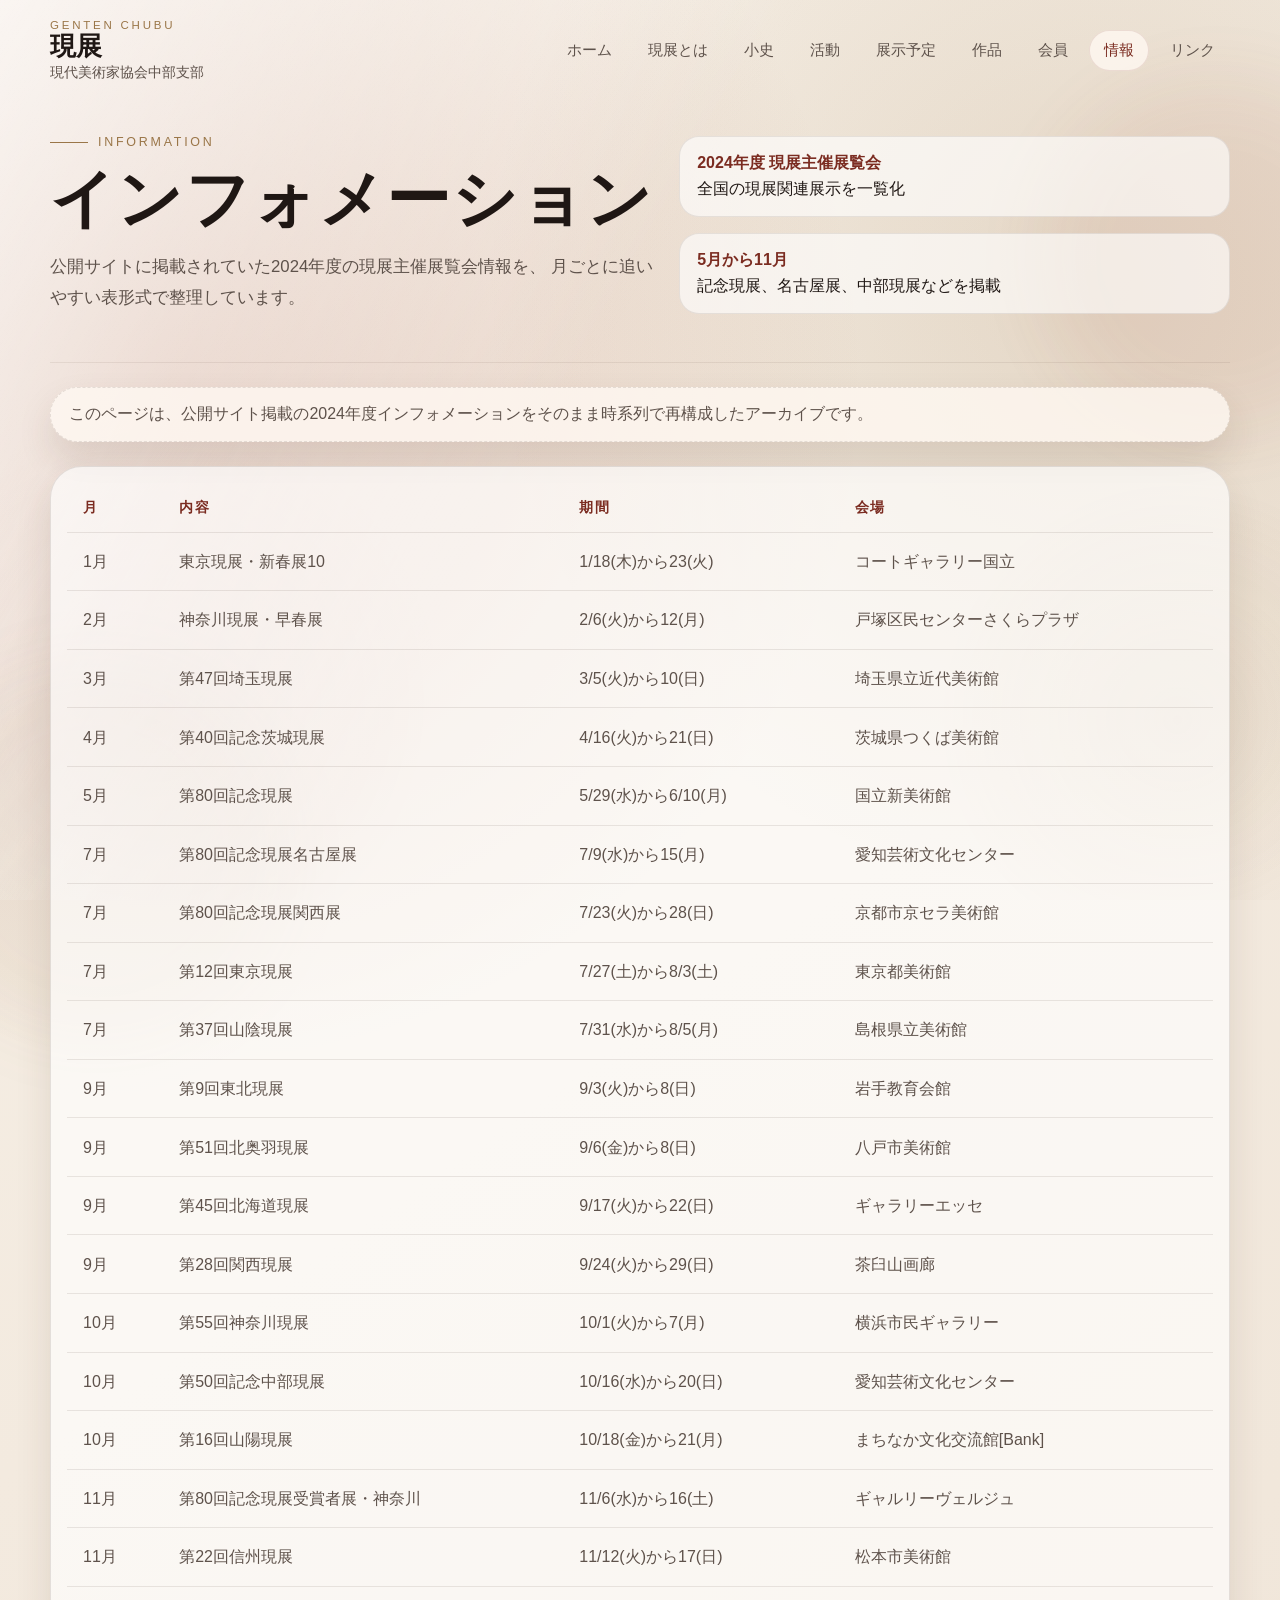
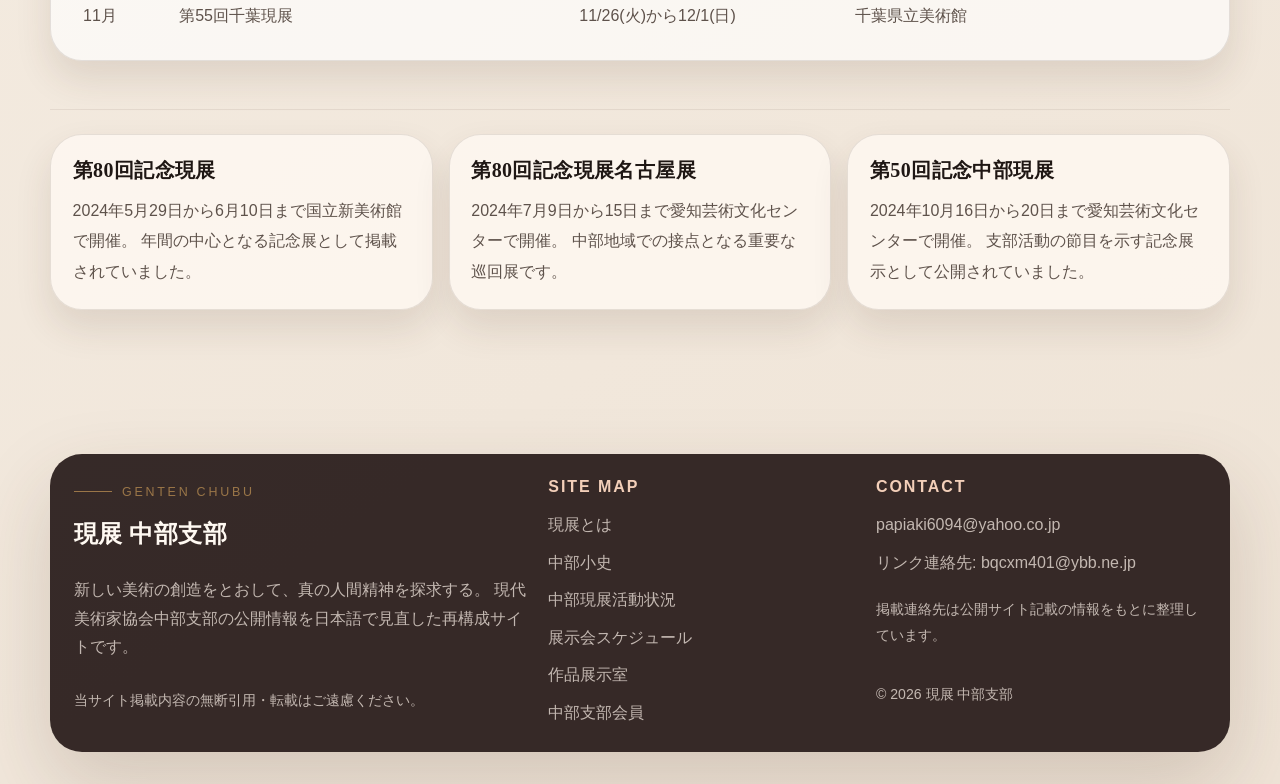
<file: information.html>
<!DOCTYPE html>
<html lang="ja">
  <head>
    <meta charset="UTF-8" />
    <meta name="viewport" content="width=device-width, initial-scale=1.0" />
    <title>インフォメーション | 現展 中部支部</title>
    <meta
      name="description"
      content="2024年度の現展主催展覧会情報を月ごとに整理したインフォメーションページです。"
    />
    <link rel="stylesheet" href="styles.css" />
    <script defer src="script.js"></script>
  </head>
  <body>
    <div class="site-shell">
      <div class="ambient ambient-one"></div>
      <div class="ambient ambient-two"></div>

      <header class="site-header">
        <a class="brand" href="index.html">
          <span class="brand-kicker">Genten Chubu</span>
          <strong>現展</strong>
          <span>現代美術家協会中部支部</span>
        </a>

        <button
          class="nav-toggle"
          type="button"
          aria-expanded="false"
          aria-controls="site-nav"
          data-nav-toggle
        >
          <span class="visually-hidden">メニューを開く</span>
          <span class="nav-toggle-box" aria-hidden="true">
            <span class="nav-toggle-line"></span>
            <span class="nav-toggle-line"></span>
            <span class="nav-toggle-line"></span>
          </span>
        </button>

        <nav class="global-nav" id="site-nav" aria-label="主要メニュー" data-nav>
          <a href="index.html">ホーム</a>
          <a href="about.html">現展とは</a>
          <a href="history.html">小史</a>
          <a href="activities.html">活動</a>
          <a href="schedule.html">展示予定</a>
          <a href="gallery.html">作品</a>
          <a href="members.html">会員</a>
          <a href="information.html" aria-current="page">情報</a>
          <a href="links.html">リンク</a>
        </nav>
      </header>

      <main>
        <section class="section page-hero">
          <div class="page-hero-grid">
            <div class="page-hero-copy reveal">
              <p class="eyebrow">Information</p>
              <h1>インフォメーション</h1>
              <p class="page-lead">
                公開サイトに掲載されていた2024年度の現展主催展覧会情報を、
                月ごとに追いやすい表形式で整理しています。
              </p>
            </div>

            <div class="page-facts reveal">
              <div class="fact-chip">
                <strong>2024年度 現展主催展覧会</strong>
                <span>全国の現展関連展示を一覧化</span>
              </div>
              <div class="fact-chip">
                <strong>5月から11月</strong>
                <span>記念現展、名古屋展、中部現展などを掲載</span>
              </div>
            </div>
          </div>
        </section>

        <section class="section">
          <div class="archive-banner reveal">
            このページは、公開サイト掲載の2024年度インフォメーションをそのまま時系列で再構成したアーカイブです。
          </div>

          <div class="table-wrap reveal">
            <table class="data-table">
              <thead>
                <tr>
                  <th>月</th>
                  <th>内容</th>
                  <th>期間</th>
                  <th>会場</th>
                </tr>
              </thead>
              <tbody>
                <tr>
                  <td>1月</td>
                  <td>東京現展・新春展10</td>
                  <td>1/18(木)から23(火)</td>
                  <td><a href="https://www.santomyuze.com/" target="_blank" rel="noreferrer">コートギャラリー国立</a></td>
                </tr>
                <tr>
                  <td>2月</td>
                  <td>神奈川現展・早春展</td>
                  <td>2/6(火)から12(月)</td>
                  <td><a href="http://www.totsuka.hall-info.jp/" target="_blank" rel="noreferrer">戸塚区民センターさくらプラザ</a></td>
                </tr>
                <tr>
                  <td>3月</td>
                  <td>第47回埼玉現展</td>
                  <td>3/5(火)から10(日)</td>
                  <td><a href="http://www.pref.spec.ed.jp/momas/" target="_blank" rel="noreferrer">埼玉県立近代美術館</a></td>
                </tr>
                <tr>
                  <td>4月</td>
                  <td>第40回記念茨城現展</td>
                  <td>4/16(火)から21(日)</td>
                  <td><a href="http://www.tsukuba.museum.ibk.ed.jp/" target="_blank" rel="noreferrer">茨城県つくば美術館</a></td>
                </tr>
                <tr>
                  <td>5月</td>
                  <td>第80回記念現展</td>
                  <td>5/29(水)から6/10(月)</td>
                  <td><a href="http://www.nact.jp/" target="_blank" rel="noreferrer">国立新美術館</a></td>
                </tr>
                <tr>
                  <td>7月</td>
                  <td>第80回記念現展名古屋展</td>
                  <td>7/9(水)から15(月)</td>
                  <td><a href="http://www-art.aac.pref.aichi.jp/" target="_blank" rel="noreferrer">愛知芸術文化センター</a></td>
                </tr>
                <tr>
                  <td>7月</td>
                  <td>第80回記念現展関西展</td>
                  <td>7/23(火)から28(日)</td>
                  <td><a href="https://kyotocity-kyocera.museum/" target="_blank" rel="noreferrer">京都市京セラ美術館</a></td>
                </tr>
                <tr>
                  <td>7月</td>
                  <td>第12回東京現展</td>
                  <td>7/27(土)から8/3(土)</td>
                  <td><a href="http://www.tobikan.jp/" target="_blank" rel="noreferrer">東京都美術館</a></td>
                </tr>
                <tr>
                  <td>7月</td>
                  <td>第37回山陰現展</td>
                  <td>7/31(水)から8/5(月)</td>
                  <td><a href="http://www1.pref.shimane.lg.jp/contents/sam/" target="_blank" rel="noreferrer">島根県立美術館</a></td>
                </tr>
                <tr>
                  <td>9月</td>
                  <td>第9回東北現展</td>
                  <td>9/3(火)から8(日)</td>
                  <td><a href="http://www.i-kaikan.jp/index.html" target="_blank" rel="noreferrer">岩手教育会館</a></td>
                </tr>
                <tr>
                  <td>9月</td>
                  <td>第51回北奥羽現展</td>
                  <td>9/6(金)から8(日)</td>
                  <td><a href="https://hachinohe-art-museum.jp/" target="_blank" rel="noreferrer">八戸市美術館</a></td>
                </tr>
                <tr>
                  <td>9月</td>
                  <td>第45回北海道現展</td>
                  <td>9/17(火)から22(日)</td>
                  <td><a href="https://esse.co.jp/gallery/" target="_blank" rel="noreferrer">ギャラリーエッセ</a></td>
                </tr>
                <tr>
                  <td>9月</td>
                  <td>第28回関西現展</td>
                  <td>9/24(火)から29(日)</td>
                  <td><a href="http://www.eonet.ne.jp/~chausuyamagarou/" target="_blank" rel="noreferrer">茶臼山画廊</a></td>
                </tr>
                <tr>
                  <td>10月</td>
                  <td>第55回神奈川現展</td>
                  <td>10/1(火)から7(月)</td>
                  <td><a href="http://ycag.yafjp.org/" target="_blank" rel="noreferrer">横浜市民ギャラリー</a></td>
                </tr>
                <tr>
                  <td>10月</td>
                  <td>第50回記念中部現展</td>
                  <td>10/16(水)から20(日)</td>
                  <td><a href="http://www-art.aac.pref.aichi.jp/" target="_blank" rel="noreferrer">愛知芸術文化センター</a></td>
                </tr>
                <tr>
                  <td>10月</td>
                  <td>第16回山陽現展</td>
                  <td>10/18(金)から21(月)</td>
                  <td><a href="https://www.city.onomichi.hiroshima.jp/soshiki/7/62836.html" target="_blank" rel="noreferrer">まちなか文化交流館[Bank]</a></td>
                </tr>
                <tr>
                  <td>11月</td>
                  <td>第80回記念現展受賞者展・神奈川</td>
                  <td>11/6(水)から16(土)</td>
                  <td><a href="https://galerie.verger.tk/" target="_blank" rel="noreferrer">ギャルリーヴェルジュ</a></td>
                </tr>
                <tr>
                  <td>11月</td>
                  <td>第22回信州現展</td>
                  <td>11/12(火)から17(日)</td>
                  <td><a href="https://matsumoto-artmuse.jp/" target="_blank" rel="noreferrer">松本市美術館</a></td>
                </tr>
                <tr>
                  <td>11月</td>
                  <td>第55回千葉現展</td>
                  <td>11/26(火)から12/1(日)</td>
                  <td><a href="http://www.chiba-muse.or.jp/ART/index.htm" target="_blank" rel="noreferrer">千葉県立美術館</a></td>
                </tr>
              </tbody>
            </table>
          </div>
        </section>

        <section class="section">
          <div class="card-grid">
            <article class="feature-card reveal">
              <h3>第80回記念現展</h3>
              <p>
                2024年5月29日から6月10日まで国立新美術館で開催。
                年間の中心となる記念展として掲載されていました。
              </p>
            </article>
            <article class="feature-card reveal">
              <h3>第80回記念現展名古屋展</h3>
              <p>
                2024年7月9日から15日まで愛知芸術文化センターで開催。
                中部地域での接点となる重要な巡回展です。
              </p>
            </article>
            <article class="feature-card reveal">
              <h3>第50回記念中部現展</h3>
              <p>
                2024年10月16日から20日まで愛知芸術文化センターで開催。
                支部活動の節目を示す記念展示として公開されていました。
              </p>
            </article>
          </div>
        </section>
      </main>

      <footer class="site-footer">
        <div class="footer-grid">
          <div class="footer-brand">
            <span class="eyebrow">Genten Chubu</span>
            <strong>現展 中部支部</strong>
            <p>
              新しい美術の創造をとおして、真の人間精神を探求する。
              現代美術家協会中部支部の公開情報を日本語で見直した再構成サイトです。
            </p>
            <p class="footer-note">当サイト掲載内容の無断引用・転載はご遠慮ください。</p>
          </div>

          <div class="footer-nav">
            <h2>Site Map</h2>
            <a href="about.html">現展とは</a>
            <a href="history.html">中部小史</a>
            <a href="activities.html">中部現展活動状況</a>
            <a href="schedule.html">展示会スケジュール</a>
            <a href="gallery.html">作品展示室</a>
            <a href="members.html">中部支部会員</a>
          </div>

          <div class="footer-contact">
            <h2>Contact</h2>
            <a href="mailto:papiaki6094@yahoo.co.jp">papiaki6094@yahoo.co.jp</a>
            <a href="mailto:bqcxm401@ybb.ne.jp">リンク連絡先: bqcxm401@ybb.ne.jp</a>
            <p class="footer-note">掲載連絡先は公開サイト記載の情報をもとに整理しています。</p>
            <p class="footer-note">&copy; <span id="year"></span> 現展 中部支部</p>
          </div>
        </div>
      </footer>
    </div>
  </body>
</html>
</file>
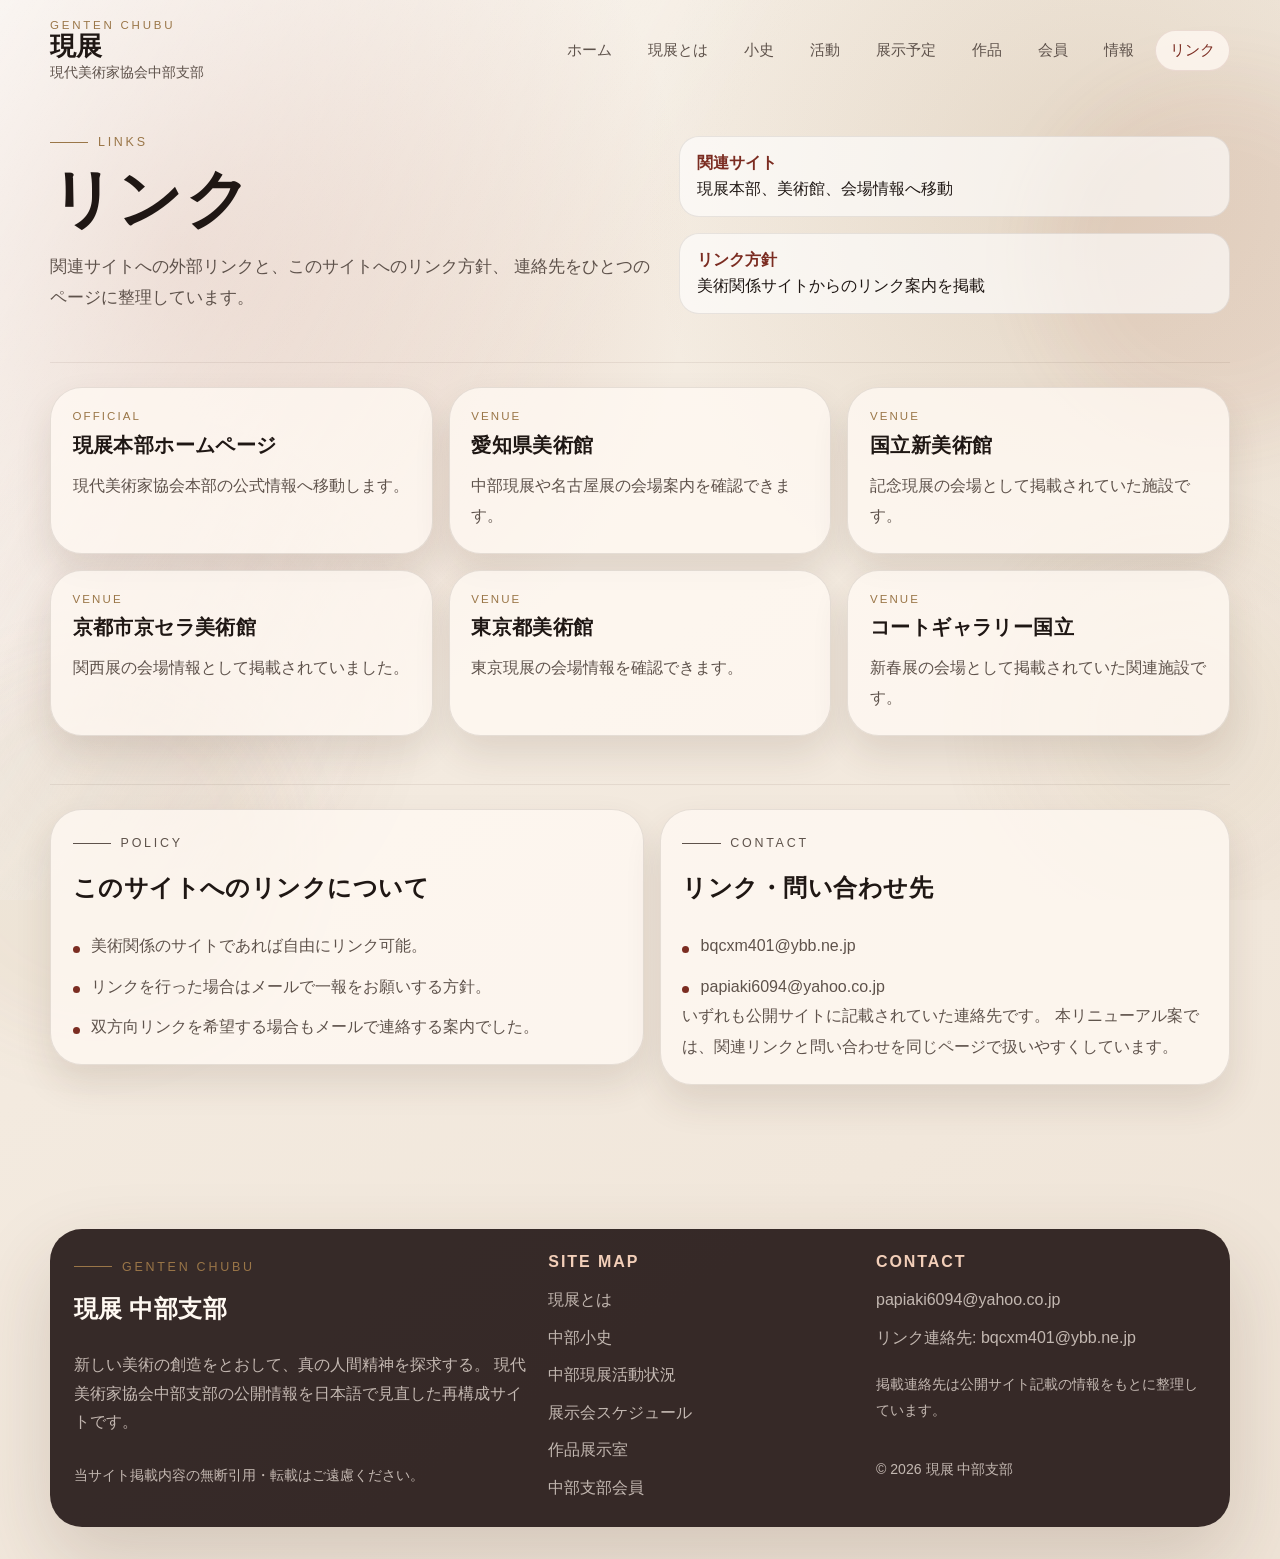
<file: links.html>
<!DOCTYPE html>
<html lang="ja">
  <head>
    <meta charset="UTF-8" />
    <meta name="viewport" content="width=device-width, initial-scale=1.0" />
    <title>リンク | 現展 中部支部</title>
    <meta
      name="description"
      content="現展本部や美術館への関連リンク、サイトへのリンク方針、連絡先をまとめたページです。"
    />
    <link rel="stylesheet" href="styles.css" />
    <script defer src="script.js"></script>
  </head>
  <body>
    <div class="site-shell">
      <div class="ambient ambient-one"></div>
      <div class="ambient ambient-two"></div>

      <header class="site-header">
        <a class="brand" href="index.html">
          <span class="brand-kicker">Genten Chubu</span>
          <strong>現展</strong>
          <span>現代美術家協会中部支部</span>
        </a>

        <button
          class="nav-toggle"
          type="button"
          aria-expanded="false"
          aria-controls="site-nav"
          data-nav-toggle
        >
          <span class="visually-hidden">メニューを開く</span>
          <span class="nav-toggle-box" aria-hidden="true">
            <span class="nav-toggle-line"></span>
            <span class="nav-toggle-line"></span>
            <span class="nav-toggle-line"></span>
          </span>
        </button>

        <nav class="global-nav" id="site-nav" aria-label="主要メニュー" data-nav>
          <a href="index.html">ホーム</a>
          <a href="about.html">現展とは</a>
          <a href="history.html">小史</a>
          <a href="activities.html">活動</a>
          <a href="schedule.html">展示予定</a>
          <a href="gallery.html">作品</a>
          <a href="members.html">会員</a>
          <a href="information.html">情報</a>
          <a href="links.html" aria-current="page">リンク</a>
        </nav>
      </header>

      <main>
        <section class="section page-hero">
          <div class="page-hero-grid">
            <div class="page-hero-copy reveal">
              <p class="eyebrow">Links</p>
              <h1>リンク</h1>
              <p class="page-lead">
                関連サイトへの外部リンクと、このサイトへのリンク方針、
                連絡先をひとつのページに整理しています。
              </p>
            </div>

            <div class="page-facts reveal">
              <div class="fact-chip">
                <strong>関連サイト</strong>
                <span>現展本部、美術館、会場情報へ移動</span>
              </div>
              <div class="fact-chip">
                <strong>リンク方針</strong>
                <span>美術関係サイトからのリンク案内を掲載</span>
              </div>
            </div>
          </div>
        </section>

        <section class="section">
          <div class="link-grid">
            <a class="link-tile reveal" href="http://www.art-genten.com/index.html" target="_blank" rel="noreferrer">
              <small>Official</small>
              <h3>現展本部ホームページ</h3>
              <p>現代美術家協会本部の公式情報へ移動します。</p>
            </a>
            <a class="link-tile reveal" href="http://www-art.aac.pref.aichi.jp/" target="_blank" rel="noreferrer">
              <small>Venue</small>
              <h3>愛知県美術館</h3>
              <p>中部現展や名古屋展の会場案内を確認できます。</p>
            </a>
            <a class="link-tile reveal" href="http://www.nact.jp/" target="_blank" rel="noreferrer">
              <small>Venue</small>
              <h3>国立新美術館</h3>
              <p>記念現展の会場として掲載されていた施設です。</p>
            </a>
            <a class="link-tile reveal" href="https://kyotocity-kyocera.museum/" target="_blank" rel="noreferrer">
              <small>Venue</small>
              <h3>京都市京セラ美術館</h3>
              <p>関西展の会場情報として掲載されていました。</p>
            </a>
            <a class="link-tile reveal" href="http://www.tobikan.jp/" target="_blank" rel="noreferrer">
              <small>Venue</small>
              <h3>東京都美術館</h3>
              <p>東京現展の会場情報を確認できます。</p>
            </a>
            <a class="link-tile reveal" href="https://www.santomyuze.com/" target="_blank" rel="noreferrer">
              <small>Venue</small>
              <h3>コートギャラリー国立</h3>
              <p>新春展の会場として掲載されていた関連施設です。</p>
            </a>
          </div>
        </section>

        <section class="section">
          <div class="split-layout">
            <div class="panel reveal">
              <div class="section-heading">
                <p class="eyebrow">Policy</p>
                <h2>このサイトへのリンクについて</h2>
              </div>
              <ul class="bullet-list">
                <li>美術関係のサイトであれば自由にリンク可能。</li>
                <li>リンクを行った場合はメールで一報をお願いする方針。</li>
                <li>双方向リンクを希望する場合もメールで連絡する案内でした。</li>
              </ul>
            </div>

            <div class="panel reveal">
              <div class="section-heading">
                <p class="eyebrow">Contact</p>
                <h2>リンク・問い合わせ先</h2>
              </div>
              <ul class="contact-list">
                <li><a href="mailto:bqcxm401@ybb.ne.jp">bqcxm401@ybb.ne.jp</a></li>
                <li><a href="mailto:papiaki6094@yahoo.co.jp">papiaki6094@yahoo.co.jp</a></li>
              </ul>
              <p>
                いずれも公開サイトに記載されていた連絡先です。
                本リニューアル案では、関連リンクと問い合わせを同じページで扱いやすくしています。
              </p>
            </div>
          </div>
        </section>
      </main>

      <footer class="site-footer">
        <div class="footer-grid">
          <div class="footer-brand">
            <span class="eyebrow">Genten Chubu</span>
            <strong>現展 中部支部</strong>
            <p>
              新しい美術の創造をとおして、真の人間精神を探求する。
              現代美術家協会中部支部の公開情報を日本語で見直した再構成サイトです。
            </p>
            <p class="footer-note">当サイト掲載内容の無断引用・転載はご遠慮ください。</p>
          </div>

          <div class="footer-nav">
            <h2>Site Map</h2>
            <a href="about.html">現展とは</a>
            <a href="history.html">中部小史</a>
            <a href="activities.html">中部現展活動状況</a>
            <a href="schedule.html">展示会スケジュール</a>
            <a href="gallery.html">作品展示室</a>
            <a href="members.html">中部支部会員</a>
          </div>

          <div class="footer-contact">
            <h2>Contact</h2>
            <a href="mailto:papiaki6094@yahoo.co.jp">papiaki6094@yahoo.co.jp</a>
            <a href="mailto:bqcxm401@ybb.ne.jp">リンク連絡先: bqcxm401@ybb.ne.jp</a>
            <p class="footer-note">掲載連絡先は公開サイト記載の情報をもとに整理しています。</p>
            <p class="footer-note">&copy; <span id="year"></span> 現展 中部支部</p>
          </div>
        </div>
      </footer>
    </div>
  </body>
</html>
</file>
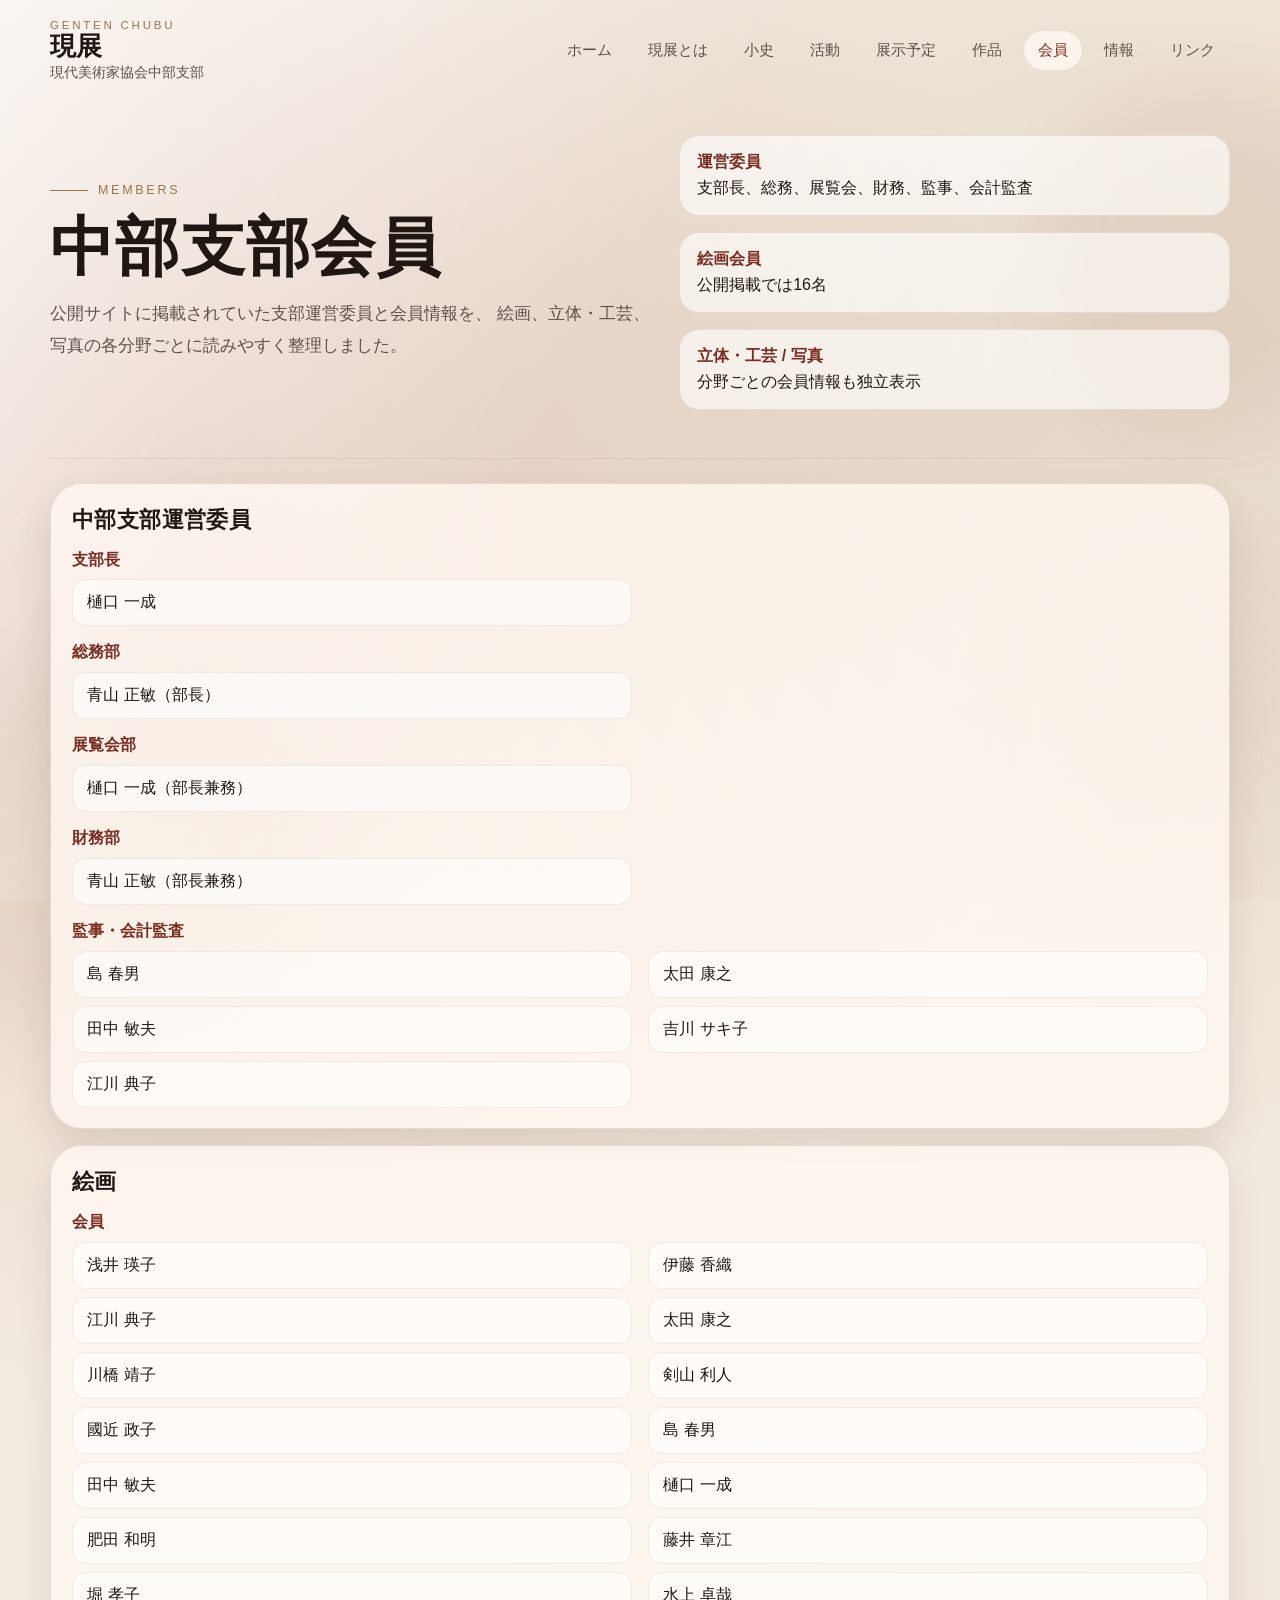
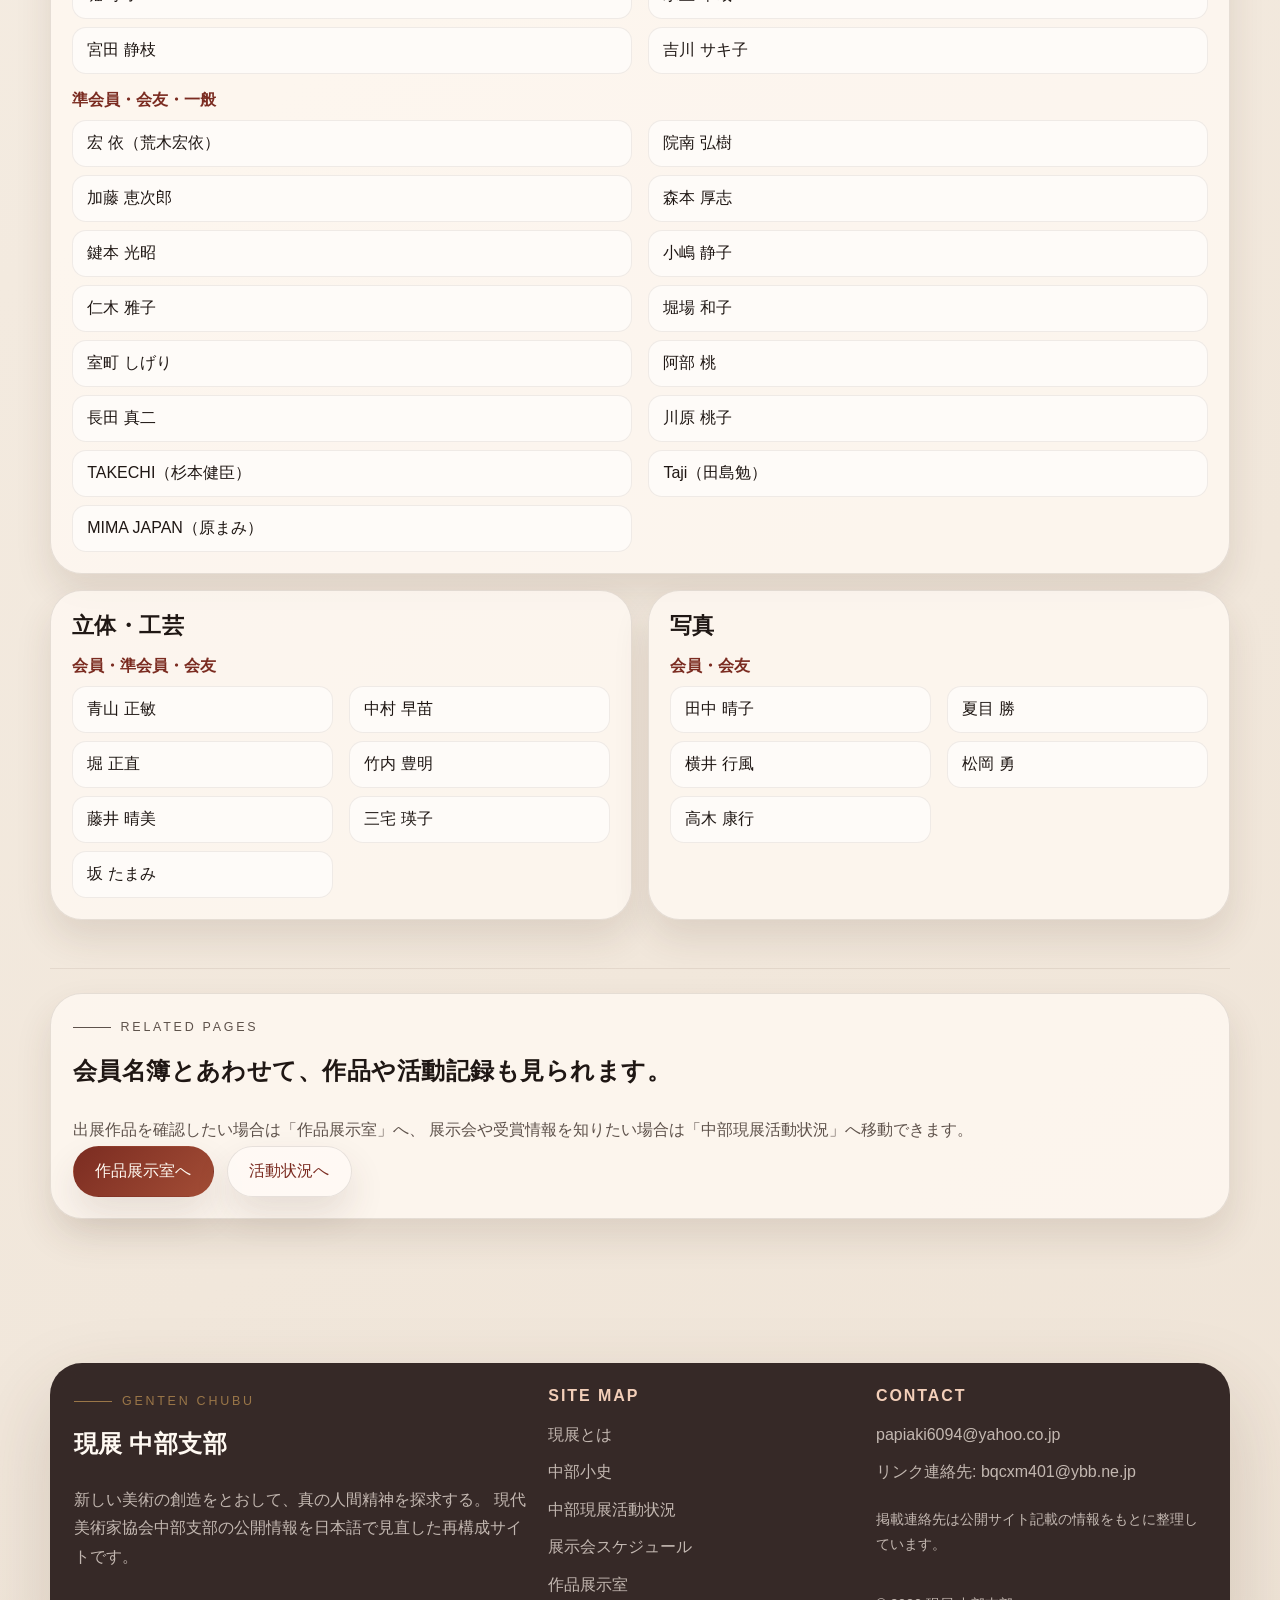
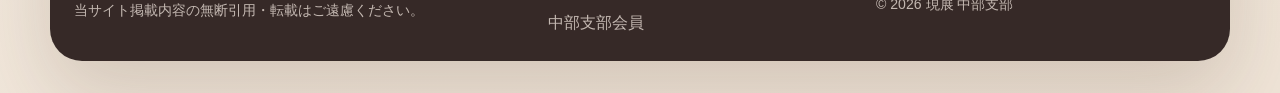
<file: members.html>
<!DOCTYPE html>
<html lang="ja">
  <head>
    <meta charset="UTF-8" />
    <meta name="viewport" content="width=device-width, initial-scale=1.0" />
    <title>中部支部会員 | 現展 中部支部</title>
    <meta
      name="description"
      content="現代美術家協会中部支部の運営委員と会員を、絵画、立体・工芸、写真ごとに整理したページです。"
    />
    <link rel="stylesheet" href="styles.css" />
    <script defer src="script.js"></script>
  </head>
  <body>
    <div class="site-shell">
      <div class="ambient ambient-one"></div>
      <div class="ambient ambient-two"></div>

      <header class="site-header">
        <a class="brand" href="index.html">
          <span class="brand-kicker">Genten Chubu</span>
          <strong>現展</strong>
          <span>現代美術家協会中部支部</span>
        </a>

        <button
          class="nav-toggle"
          type="button"
          aria-expanded="false"
          aria-controls="site-nav"
          data-nav-toggle
        >
          <span class="visually-hidden">メニューを開く</span>
          <span class="nav-toggle-box" aria-hidden="true">
            <span class="nav-toggle-line"></span>
            <span class="nav-toggle-line"></span>
            <span class="nav-toggle-line"></span>
          </span>
        </button>

        <nav class="global-nav" id="site-nav" aria-label="主要メニュー" data-nav>
          <a href="index.html">ホーム</a>
          <a href="about.html">現展とは</a>
          <a href="history.html">小史</a>
          <a href="activities.html">活動</a>
          <a href="schedule.html">展示予定</a>
          <a href="gallery.html">作品</a>
          <a href="members.html" aria-current="page">会員</a>
          <a href="information.html">情報</a>
          <a href="links.html">リンク</a>
        </nav>
      </header>

      <main>
        <section class="section page-hero">
          <div class="page-hero-grid">
            <div class="page-hero-copy reveal">
              <p class="eyebrow">Members</p>
              <h1>中部支部会員</h1>
              <p class="page-lead">
                公開サイトに掲載されていた支部運営委員と会員情報を、
                絵画、立体・工芸、写真の各分野ごとに読みやすく整理しました。
              </p>
            </div>

            <div class="page-facts reveal">
              <div class="fact-chip">
                <strong>運営委員</strong>
                <span>支部長、総務、展覧会、財務、監事、会計監査</span>
              </div>
              <div class="fact-chip">
                <strong>絵画会員</strong>
                <span>公開掲載では16名</span>
              </div>
              <div class="fact-chip">
                <strong>立体・工芸 / 写真</strong>
                <span>分野ごとの会員情報も独立表示</span>
              </div>
            </div>
          </div>
        </section>

        <section class="section">
          <div class="member-grid">
            <article class="member-panel wide reveal">
              <h2>中部支部運営委員</h2>
              <h3>支部長</h3>
              <ul class="member-list">
                <li>樋口 一成</li>
              </ul>
              <h3>総務部</h3>
              <ul class="member-list">
                <li>青山 正敏（部長）</li>
              </ul>
              <h3>展覧会部</h3>
              <ul class="member-list">
                <li>樋口 一成（部長兼務）</li>
              </ul>
              <h3>財務部</h3>
              <ul class="member-list">
                <li>青山 正敏（部長兼務）</li>
              </ul>
              <h3>監事・会計監査</h3>
              <ul class="member-list">
                <li>島 春男</li>
                <li>太田 康之</li>
                <li>田中 敏夫</li>
                <li>吉川 サキ子</li>
                <li>江川 典子</li>
              </ul>
            </article>

            <article class="member-panel wide reveal">
              <h2>絵画</h2>
              <h3>会員</h3>
              <ul class="member-list">
                <li>浅井 瑛子</li>
                <li>伊藤 香織</li>
                <li>江川 典子</li>
                <li>太田 康之</li>
                <li>川橋 靖子</li>
                <li>剣山 利人</li>
                <li>國近 政子</li>
                <li>島 春男</li>
                <li>田中 敏夫</li>
                <li>樋口 一成</li>
                <li>肥田 和明</li>
                <li>藤井 章江</li>
                <li>堀 孝子</li>
                <li>水上 卓哉</li>
                <li>宮田 静枝</li>
                <li>吉川 サキ子</li>
              </ul>
              <h3>準会員・会友・一般</h3>
              <ul class="member-list">
                <li>宏 依（荒木宏依）</li>
                <li>院南 弘樹</li>
                <li>加藤 恵次郎</li>
                <li>森本 厚志</li>
                <li>鍵本 光昭</li>
                <li>小嶋 静子</li>
                <li>仁木 雅子</li>
                <li>堀場 和子</li>
                <li>室町 しげり</li>
                <li>阿部 桃</li>
                <li>長田 真二</li>
                <li>川原 桃子</li>
                <li>TAKECHI（杉本健臣）</li>
                <li>Taji（田島勉）</li>
                <li>MIMA JAPAN（原まみ）</li>
              </ul>
            </article>

            <article class="member-panel reveal">
              <h2>立体・工芸</h2>
              <h3>会員・準会員・会友</h3>
              <ul class="member-list">
                <li>青山 正敏</li>
                <li>中村 早苗</li>
                <li>堀 正直</li>
                <li>竹内 豊明</li>
                <li>藤井 晴美</li>
                <li>三宅 瑛子</li>
                <li>坂 たまみ</li>
              </ul>
            </article>

            <article class="member-panel reveal">
              <h2>写真</h2>
              <h3>会員・会友</h3>
              <ul class="member-list">
                <li>田中 晴子</li>
                <li>夏目 勝</li>
                <li>横井 行風</li>
                <li>松岡 勇</li>
                <li>高木 康行</li>
              </ul>
            </article>
          </div>
        </section>

        <section class="section">
          <div class="cta-card reveal">
            <div class="section-heading">
              <p class="eyebrow">Related Pages</p>
              <h2>会員名簿とあわせて、作品や活動記録も見られます。</h2>
            </div>
            <p>
              出展作品を確認したい場合は「作品展示室」へ、
              展示会や受賞情報を知りたい場合は「中部現展活動状況」へ移動できます。
            </p>
            <div class="button-row">
              <a class="button button-primary" href="gallery.html">作品展示室へ</a>
              <a class="button button-secondary" href="activities.html">活動状況へ</a>
            </div>
          </div>
        </section>
      </main>

      <footer class="site-footer">
        <div class="footer-grid">
          <div class="footer-brand">
            <span class="eyebrow">Genten Chubu</span>
            <strong>現展 中部支部</strong>
            <p>
              新しい美術の創造をとおして、真の人間精神を探求する。
              現代美術家協会中部支部の公開情報を日本語で見直した再構成サイトです。
            </p>
            <p class="footer-note">当サイト掲載内容の無断引用・転載はご遠慮ください。</p>
          </div>

          <div class="footer-nav">
            <h2>Site Map</h2>
            <a href="about.html">現展とは</a>
            <a href="history.html">中部小史</a>
            <a href="activities.html">中部現展活動状況</a>
            <a href="schedule.html">展示会スケジュール</a>
            <a href="gallery.html">作品展示室</a>
            <a href="members.html">中部支部会員</a>
          </div>

          <div class="footer-contact">
            <h2>Contact</h2>
            <a href="mailto:papiaki6094@yahoo.co.jp">papiaki6094@yahoo.co.jp</a>
            <a href="mailto:bqcxm401@ybb.ne.jp">リンク連絡先: bqcxm401@ybb.ne.jp</a>
            <p class="footer-note">掲載連絡先は公開サイト記載の情報をもとに整理しています。</p>
            <p class="footer-note">&copy; <span id="year"></span> 現展 中部支部</p>
          </div>
        </div>
      </footer>
    </div>
  </body>
</html>
</file>
<file: styles.css>
:root {
  color-scheme: light;
  --bg: #f4ede3;
  --bg-strong: #fff9f2;
  --surface: rgba(255, 249, 242, 0.78);
  --surface-strong: rgba(255, 253, 248, 0.94);
  --surface-dark: #261a18;
  --ink: #1f1714;
  --ink-soft: #5e524b;
  --accent: #7b2c21;
  --accent-strong: #a34d36;
  --accent-soft: #ddc2a2;
  --gold: #9a7648;
  --line: rgba(63, 41, 33, 0.12);
  --shadow-lg: 0 32px 80px rgba(75, 49, 36, 0.18);
  --shadow-md: 0 18px 36px rgba(75, 49, 36, 0.12);
  --radius-lg: 32px;
  --radius-md: 20px;
  --radius-sm: 14px;
  --content: min(1180px, calc(100% - 2rem));
  --ui: "Hiragino Sans", "Yu Gothic", "Noto Sans JP", sans-serif;
  --serif: "Yu Mincho", "Hiragino Mincho ProN", "Noto Serif JP", serif;
}

* {
  box-sizing: border-box;
}

html {
  scroll-behavior: smooth;
}

body {
  margin: 0;
  min-height: 100vh;
  background:
    radial-gradient(circle at 14% 16%, rgba(163, 77, 54, 0.22), transparent 30%),
    radial-gradient(circle at 86% 12%, rgba(154, 118, 72, 0.18), transparent 26%),
    linear-gradient(145deg, #f7f1e8 0%, #f3eadf 45%, #efe4d7 100%);
  color: var(--ink);
  font-family: var(--ui);
}

body::before,
body::after {
  content: "";
  position: fixed;
  inset: 0;
  pointer-events: none;
}

body::before {
  background:
    linear-gradient(120deg, rgba(255, 255, 255, 0.72), transparent 45%),
    radial-gradient(circle at 12% 78%, rgba(123, 44, 33, 0.08), transparent 22%),
    radial-gradient(circle at 92% 80%, rgba(154, 118, 72, 0.1), transparent 18%);
  opacity: 0.9;
}

body::after {
  background:
    linear-gradient(rgba(255, 255, 255, 0.26) 1px, transparent 1px),
    linear-gradient(90deg, rgba(255, 255, 255, 0.18) 1px, transparent 1px);
  background-size: 120px 120px;
  mix-blend-mode: multiply;
  opacity: 0.24;
}

body.nav-open {
  overflow: hidden;
}

a {
  color: inherit;
  text-decoration: none;
}

img {
  display: block;
  max-width: 100%;
}

button,
input,
textarea {
  font: inherit;
}

::selection {
  background: rgba(123, 44, 33, 0.16);
}

.site-shell {
  position: relative;
  overflow: hidden;
}

.ambient {
  position: fixed;
  z-index: 0;
  border-radius: 50%;
  filter: blur(36px);
  opacity: 0.38;
  pointer-events: none;
}

.ambient-one {
  top: 5rem;
  right: -7rem;
  width: 22rem;
  height: 22rem;
  background: rgba(163, 77, 54, 0.2);
}

.ambient-two {
  bottom: -9rem;
  left: -6rem;
  width: 24rem;
  height: 24rem;
  background: rgba(154, 118, 72, 0.16);
}

.site-header,
main,
.site-footer {
  position: relative;
  z-index: 1;
}

.site-header {
  position: sticky;
  top: 0;
  width: var(--content);
  margin: 0 auto;
  display: grid;
  grid-template-columns: auto 1fr;
  align-items: center;
  gap: 1rem;
  padding: 1.2rem 0 0.85rem;
  z-index: 20;
}

.site-header::before {
  content: "";
  position: absolute;
  inset: 0 -1rem auto;
  height: calc(100% - 0.35rem);
  border-radius: 999px;
  border: 1px solid transparent;
  background: rgba(255, 248, 241, 0.28);
  backdrop-filter: blur(20px);
  box-shadow: var(--shadow-md);
  opacity: 0;
  transition:
    opacity 180ms ease,
    border-color 180ms ease;
  z-index: -1;
}

.site-header.is-scrolled::before {
  opacity: 1;
  border-color: rgba(75, 49, 36, 0.08);
}

.brand {
  display: grid;
  gap: 0.15rem;
}

.brand-kicker {
  font-size: 0.72rem;
  letter-spacing: 0.24em;
  text-transform: uppercase;
  color: var(--gold);
}

.brand strong {
  font-family: var(--serif);
  font-size: clamp(1.45rem, 2vw, 2rem);
  line-height: 1.05;
}

.brand span:last-child {
  color: var(--ink-soft);
  font-size: 0.9rem;
}

.nav-toggle {
  display: none;
  justify-self: end;
  width: 3.25rem;
  height: 3.25rem;
  border: 1px solid rgba(63, 41, 33, 0.14);
  border-radius: 999px;
  background: rgba(255, 252, 247, 0.74);
  color: var(--ink);
  cursor: pointer;
  box-shadow: var(--shadow-md);
}

.nav-toggle-box {
  display: grid;
  gap: 0.28rem;
  justify-items: center;
}

.nav-toggle-line {
  width: 1.15rem;
  height: 2px;
  border-radius: 999px;
  background: currentColor;
  transition:
    transform 180ms ease,
    opacity 180ms ease;
}

.nav-toggle[aria-expanded="true"] .nav-toggle-line:nth-child(1) {
  transform: translateY(6px) rotate(45deg);
}

.nav-toggle[aria-expanded="true"] .nav-toggle-line:nth-child(2) {
  opacity: 0;
}

.nav-toggle[aria-expanded="true"] .nav-toggle-line:nth-child(3) {
  transform: translateY(-6px) rotate(-45deg);
}

.global-nav {
  justify-self: end;
  display: flex;
  flex-wrap: wrap;
  justify-content: flex-end;
  gap: 0.35rem;
  align-items: center;
}

.global-nav a {
  padding: 0.7rem 0.95rem;
  border-radius: 999px;
  color: var(--ink-soft);
  font-size: 0.92rem;
  transition:
    color 180ms ease,
    background-color 180ms ease,
    transform 180ms ease;
}

.global-nav a:hover,
.global-nav a:focus-visible {
  color: var(--accent);
  background: rgba(255, 255, 255, 0.56);
  transform: translateY(-1px);
}

.global-nav a[aria-current="page"] {
  color: var(--accent);
  background: var(--surface);
  box-shadow: inset 0 0 0 1px rgba(123, 44, 33, 0.12);
}

.visually-hidden {
  position: absolute;
  width: 1px;
  height: 1px;
  padding: 0;
  margin: -1px;
  overflow: hidden;
  clip: rect(0, 0, 0, 0);
  white-space: nowrap;
  border: 0;
}

main {
  width: var(--content);
  margin: 0 auto;
  padding: 1rem 0 5rem;
}

.section {
  padding: 1.5rem 0 3rem;
}

.section + .section {
  border-top: 1px solid rgba(63, 41, 33, 0.08);
}

.eyebrow {
  display: inline-flex;
  align-items: center;
  gap: 0.6rem;
  margin: 0;
  color: var(--gold);
  letter-spacing: 0.22em;
  text-transform: uppercase;
  font-size: 0.78rem;
}

.eyebrow::before {
  content: "";
  width: 2.4rem;
  height: 1px;
  background: currentColor;
}

.section-heading,
.hero-copy,
.page-hero-copy,
.page-facts,
.notice-stack {
  display: grid;
  gap: 1rem;
}

.section-heading {
  margin-bottom: 1.75rem;
}

.section-heading h1,
.section-heading h2,
.hero-copy h1,
.page-hero-copy h1,
.feature-card h3,
.link-tile h3,
.panel h3,
.member-panel h2,
.highlight-card strong,
.schedule-card h3,
.timeline-item h3,
.award-card h3,
.footer-brand strong {
  margin: 0;
  font-family: var(--serif);
  font-weight: 600;
  letter-spacing: 0.02em;
  color: var(--ink);
}

.hero-grid,
.page-hero-grid,
.split-layout,
.card-grid,
.highlight-grid,
.photo-grid,
.schedule-grid,
.award-grid,
.gallery-grid,
.member-grid,
.contact-panel,
.link-grid {
  display: grid;
  gap: 1rem;
}

.home-hero {
  padding-top: 1.6rem;
}

.hero-grid {
  grid-template-columns: minmax(0, 1.05fr) minmax(320px, 0.95fr);
  align-items: center;
  min-height: calc(100vh - 170px);
}

.hero-copy h1 {
  font-size: clamp(2.9rem, 7vw, 5.8rem);
  line-height: 1.06;
}

.page-hero-grid {
  grid-template-columns: minmax(0, 1fr) minmax(300px, 0.9fr);
  align-items: center;
}

.page-hero-copy h1 {
  font-size: clamp(2.45rem, 5vw, 4.4rem);
  line-height: 1.08;
}

.lead,
.page-lead,
.feature-card p,
.update-card p,
.link-tile p,
.panel p,
.award-card p,
.notice-card p,
.cta-card p,
.quote-panel p,
.footer-brand p {
  margin: 0;
  color: var(--ink-soft);
  line-height: 1.9;
}

.lead,
.page-lead {
  font-size: 1.05rem;
}

.hero-actions,
.button-row {
  display: flex;
  flex-wrap: wrap;
  gap: 0.8rem;
}

.button {
  display: inline-flex;
  align-items: center;
  justify-content: center;
  min-height: 3.2rem;
  padding: 0.85rem 1.35rem;
  border-radius: 999px;
  border: 1px solid rgba(63, 41, 33, 0.12);
  background: rgba(255, 252, 247, 0.76);
  box-shadow: var(--shadow-md);
  transition:
    transform 180ms ease,
    box-shadow 180ms ease,
    background-color 180ms ease;
}

.button:hover,
.button:focus-visible {
  transform: translateY(-2px);
  box-shadow: var(--shadow-lg);
}

.button-primary {
  background: linear-gradient(135deg, var(--accent), var(--accent-strong));
  color: #fffaf2;
  border-color: transparent;
}

.button-secondary {
  color: var(--accent);
}

.button-ghost {
  background: transparent;
  box-shadow: none;
}

.stats-grid,
.tag-list,
.bullet-list,
.award-list,
.member-list,
.contact-list {
  list-style: none;
  margin: 0;
  padding: 0;
}

.stats-grid {
  display: grid;
  grid-template-columns: repeat(3, minmax(0, 1fr));
  gap: 0.9rem;
}

.stat-card {
  padding: 1rem 1.1rem;
  border-radius: var(--radius-md);
  background: var(--surface);
  border: 1px solid var(--line);
  box-shadow: var(--shadow-md);
}

.stat-card strong {
  display: block;
  font-family: var(--serif);
  font-size: 1.45rem;
}

.stat-card span {
  display: block;
  margin-top: 0.35rem;
  color: var(--ink-soft);
  font-size: 0.92rem;
  line-height: 1.65;
}

.hero-art {
  display: grid;
  gap: 1rem;
}

.photo-stack {
  display: grid;
  grid-template-columns: 1.2fr 0.8fr;
  gap: 1rem;
  align-items: end;
}

.photo-card,
.panel,
.feature-card,
.update-card,
.link-tile,
.quote-panel,
.member-panel,
.notice-card,
.archive-banner,
.table-wrap,
.timeline-item,
.award-card,
.cta-card {
  border-radius: var(--radius-lg);
  border: 1px solid var(--line);
  box-shadow: var(--shadow-md);
}

.photo-card {
  position: relative;
  overflow: hidden;
  background: var(--surface-strong);
}

.photo-card.tall {
  min-height: 420px;
}

.photo-card.short {
  min-height: 240px;
}

.photo-card img {
  width: 100%;
  height: 100%;
  object-fit: cover;
}

.photo-card figcaption {
  position: absolute;
  left: 1rem;
  right: 1rem;
  bottom: 1rem;
  padding: 0.8rem 1rem;
  border-radius: 16px;
  background: rgba(32, 22, 20, 0.68);
  color: #fff8f2;
  font-size: 0.92rem;
  line-height: 1.7;
  backdrop-filter: blur(14px);
}

.note-panel,
.panel,
.feature-card,
.update-card,
.link-tile,
.quote-panel,
.member-panel,
.notice-card,
.archive-banner,
.cta-card {
  background: var(--surface);
}

.note-panel {
  padding: 1.2rem 1.25rem;
  display: grid;
  gap: 0.65rem;
  border-radius: var(--radius-lg);
  border: 1px solid var(--line);
  box-shadow: var(--shadow-md);
}

.note-panel strong {
  font-family: var(--serif);
  font-size: 1.18rem;
}

.meta-line {
  display: flex;
  flex-wrap: wrap;
  gap: 0.75rem;
  color: var(--ink-soft);
  font-size: 0.92rem;
  line-height: 1.7;
}

.card-grid {
  grid-template-columns: repeat(3, minmax(0, 1fr));
}

.feature-card,
.update-card,
.link-tile,
.panel,
.award-card,
.notice-card,
.cta-card {
  padding: 1.35rem;
}

.feature-card h3,
.link-tile h3,
.panel h3,
.award-card h3 {
  margin-bottom: 0.75rem;
  font-size: 1.25rem;
}

.link-tile small {
  display: block;
  margin-bottom: 0.6rem;
  color: var(--gold);
  letter-spacing: 0.18em;
  text-transform: uppercase;
  font-size: 0.72rem;
}

.card-link,
.link-inline {
  display: inline-flex;
  align-items: center;
  gap: 0.45rem;
  margin-top: 1rem;
  color: var(--accent);
  font-weight: 700;
}

.card-link::after,
.link-inline::after {
  content: "→";
}

.update-list {
  display: grid;
  gap: 0.8rem;
}

.update-item {
  padding-top: 1rem;
  border-top: 1px solid rgba(63, 41, 33, 0.08);
}

.update-item:first-child {
  padding-top: 0;
  border-top: none;
}

.update-date {
  display: inline-block;
  min-width: 7.4rem;
  color: var(--accent);
  font-weight: 700;
}

.quick-nav {
  display: grid;
  grid-template-columns: repeat(2, minmax(0, 1fr));
  gap: 1rem;
}

.split-layout {
  grid-template-columns: minmax(0, 1.02fr) minmax(0, 0.98fr);
  align-items: start;
}

.image-frame {
  padding: 1rem;
  background: rgba(255, 251, 246, 0.86);
  border-radius: var(--radius-lg);
  border: 1px solid var(--line);
  box-shadow: var(--shadow-lg);
}

.image-frame img {
  width: 100%;
  border-radius: calc(var(--radius-lg) - 10px);
}

.quote-panel {
  position: relative;
  overflow: hidden;
  padding: 1.5rem;
}

.quote-panel::before {
  content: "";
  position: absolute;
  right: -48px;
  bottom: -48px;
  width: 170px;
  height: 170px;
  border-radius: 50%;
  background: radial-gradient(circle, rgba(154, 118, 72, 0.18), transparent 70%);
}

.poem {
  display: grid;
  gap: 0.3rem;
  position: relative;
  z-index: 1;
  font-family: var(--serif);
  font-size: 1.18rem;
  line-height: 1.85;
}

.bullet-list,
.award-list,
.contact-list {
  display: grid;
  gap: 0.75rem;
}

.bullet-list li,
.award-list li,
.contact-list li {
  position: relative;
  padding-left: 1.15rem;
  color: var(--ink-soft);
  line-height: 1.8;
}

.bullet-list li::before,
.award-list li::before,
.contact-list li::before {
  content: "";
  position: absolute;
  left: 0;
  top: 0.86rem;
  width: 7px;
  height: 7px;
  border-radius: 50%;
  background: var(--accent);
}

.tag-list {
  display: flex;
  flex-wrap: wrap;
  gap: 0.65rem;
}

.tag-list li {
  padding: 0.55rem 0.8rem;
  border-radius: 999px;
  background: rgba(123, 44, 33, 0.08);
  border: 1px solid rgba(123, 44, 33, 0.14);
  color: var(--accent);
  font-size: 0.92rem;
}

.fact-chip {
  padding: 1rem 1.1rem;
  border-radius: var(--radius-md);
  background: rgba(255, 255, 255, 0.62);
  border: 1px solid rgba(63, 41, 33, 0.1);
}

.fact-chip strong {
  display: block;
  margin-bottom: 0.3rem;
  color: var(--accent);
}

.timeline {
  display: grid;
  gap: 1rem;
}

.timeline-item {
  position: relative;
  overflow: hidden;
  padding: 1.25rem 1.35rem;
}

.timeline-item::before {
  content: "";
  position: absolute;
  inset: 0 auto 0 0;
  width: 6px;
  background: linear-gradient(180deg, var(--accent), rgba(123, 44, 33, 0.18));
}

.timeline-item h3,
.timeline-item p,
.timeline-item .date {
  margin-left: 1rem;
}

.timeline-item h3 {
  margin-bottom: 0.35rem;
  font-size: 1.2rem;
}

.timeline-item p {
  margin-top: 0;
  margin-bottom: 0;
  color: var(--ink-soft);
  line-height: 1.85;
}

.timeline-item .date {
  color: var(--gold);
  letter-spacing: 0.14em;
  text-transform: uppercase;
  font-size: 0.88rem;
}

.duo-visual {
  display: grid;
  grid-template-columns: repeat(2, minmax(0, 1fr));
  gap: 1rem;
}

.duo-visual figure {
  margin: 0;
}

.duo-visual figcaption {
  margin-top: 0.75rem;
  color: var(--ink-soft);
  text-align: center;
  font-size: 0.92rem;
}

.highlight-grid {
  grid-template-columns: repeat(3, minmax(0, 1fr));
}

.highlight-card {
  padding: 1.25rem;
  border-radius: var(--radius-lg);
  background: linear-gradient(180deg, rgba(123, 44, 33, 0.96), rgba(70, 29, 24, 0.94));
  color: #fff8f1;
  box-shadow: var(--shadow-lg);
}

.highlight-card strong {
  display: block;
  margin-bottom: 0.7rem;
  color: inherit;
  font-size: 1.35rem;
}

.highlight-card p {
  margin: 0;
  color: rgba(255, 248, 241, 0.84);
  line-height: 1.75;
}

.photo-grid {
  grid-template-columns: repeat(4, minmax(0, 1fr));
}

.photo-grid .photo-card {
  min-height: 220px;
}

.award-grid {
  grid-template-columns: repeat(2, minmax(0, 1fr));
}

.schedule-grid {
  grid-template-columns: repeat(2, minmax(0, 1fr));
}

.schedule-card {
  padding: 1.25rem;
  border-radius: var(--radius-lg);
  border: 1px solid var(--line);
  background: rgba(255, 255, 255, 0.62);
  box-shadow: var(--shadow-md);
}

.schedule-meta {
  display: grid;
  gap: 0.4rem;
  color: var(--ink-soft);
  line-height: 1.75;
}

.archive-banner {
  padding: 1rem 1.15rem;
  margin-bottom: 1.5rem;
  border-style: dashed;
  color: var(--ink-soft);
}

.table-wrap {
  padding: 1rem;
  overflow: auto;
  background: rgba(255, 255, 255, 0.64);
}

.data-table {
  width: 100%;
  min-width: 720px;
  border-collapse: collapse;
}

.data-table th,
.data-table td {
  padding: 0.95rem 1rem;
  border-bottom: 1px solid rgba(63, 41, 33, 0.1);
  text-align: left;
  vertical-align: top;
}

.data-table th {
  color: var(--accent);
  font-size: 0.86rem;
  font-weight: 700;
  letter-spacing: 0.12em;
  text-transform: uppercase;
}

.data-table td {
  color: var(--ink-soft);
  line-height: 1.7;
}

.data-table tr:last-child td {
  border-bottom: none;
}

.gallery-grid {
  grid-template-columns: repeat(4, minmax(0, 1fr));
}

.gallery-card {
  margin: 0;
  padding: 1rem;
  border-radius: 28px;
  background: rgba(255, 251, 246, 0.82);
  border: 1px solid rgba(63, 41, 33, 0.12);
  box-shadow: var(--shadow-md);
}

.gallery-card img {
  width: 100%;
  aspect-ratio: 4 / 4.35;
  object-fit: cover;
  border-radius: 20px;
}

.gallery-card figcaption {
  display: grid;
  gap: 0.25rem;
  margin-top: 0.85rem;
}

.gallery-card strong {
  font-size: 1rem;
}

.gallery-card span {
  color: var(--ink-soft);
  font-size: 0.88rem;
}

.member-grid {
  grid-template-columns: repeat(2, minmax(0, 1fr));
}

.member-panel {
  padding: 1.3rem;
}

.member-panel.wide {
  grid-column: span 2;
}

.member-panel h2 {
  margin-bottom: 0.9rem;
  font-size: 1.35rem;
}

.member-panel h3 {
  margin: 1rem 0 0.55rem;
  color: var(--accent);
  font-size: 1rem;
}

.member-list {
  display: grid;
  grid-template-columns: repeat(2, minmax(0, 1fr));
  gap: 0.5rem 1rem;
}

.member-list li {
  padding: 0.75rem 0.9rem;
  border-radius: var(--radius-sm);
  border: 1px solid rgba(63, 41, 33, 0.08);
  background: rgba(255, 255, 255, 0.56);
}

.contact-panel {
  grid-template-columns: repeat(2, minmax(0, 1fr));
}

.link-grid {
  grid-template-columns: repeat(3, minmax(0, 1fr));
}

.site-footer {
  width: var(--content);
  margin: 0 auto 2rem;
  padding-top: 1rem;
}

.footer-grid {
  display: grid;
  grid-template-columns: 1.25fr 0.85fr 0.9fr;
  gap: 1rem;
  padding: 1.5rem;
  border-radius: var(--radius-lg);
  background: rgba(38, 26, 24, 0.92);
  color: #f9efe6;
  box-shadow: var(--shadow-lg);
}

.footer-brand {
  display: grid;
  gap: 0.75rem;
}

.footer-brand strong {
  color: #fff9f2;
  font-size: 1.5rem;
}

.footer-brand p,
.footer-nav a,
.footer-contact a,
.footer-note {
  color: rgba(249, 239, 230, 0.72);
  line-height: 1.8;
}

.footer-nav,
.footer-contact {
  display: grid;
  align-content: start;
  gap: 0.55rem;
}

.footer-nav h2,
.footer-contact h2 {
  margin: 0 0 0.4rem;
  color: #f3cfb9;
  font-size: 1rem;
  letter-spacing: 0.12em;
  text-transform: uppercase;
}

.footer-note {
  margin-top: 0.7rem;
  font-size: 0.88rem;
}

.reveal {
  opacity: 0;
  transform: translateY(24px);
  transition:
    opacity 650ms ease,
    transform 650ms ease;
}

.reveal.is-visible {
  opacity: 1;
  transform: none;
}

@media (max-width: 1100px) {
  .card-grid,
  .highlight-grid,
  .gallery-grid,
  .link-grid {
    grid-template-columns: repeat(2, minmax(0, 1fr));
  }

  .photo-grid {
    grid-template-columns: repeat(2, minmax(0, 1fr));
  }

  .footer-grid {
    grid-template-columns: repeat(2, minmax(0, 1fr));
  }
}

@media (max-width: 900px) {
  .hero-grid,
  .page-hero-grid,
  .split-layout,
  .schedule-grid,
  .award-grid,
  .contact-panel,
  .member-grid {
    grid-template-columns: 1fr;
  }

  .member-panel.wide {
    grid-column: span 1;
  }

  .quick-nav,
  .photo-stack,
  .duo-visual {
    grid-template-columns: 1fr;
  }

  .stats-grid {
    grid-template-columns: 1fr;
  }
}

@media (max-width: 800px) {
  .site-header {
    grid-template-columns: auto auto;
  }

  .nav-toggle {
    display: inline-grid;
    place-items: center;
  }

  .global-nav {
    position: absolute;
    top: calc(100% + 0.75rem);
    right: 0;
    left: 0;
    display: none;
    gap: 0.25rem;
    padding: 1rem;
    border-radius: 24px;
    border: 1px solid rgba(63, 41, 33, 0.12);
    background: rgba(255, 250, 244, 0.96);
    backdrop-filter: blur(20px);
    box-shadow: var(--shadow-lg);
  }

  .global-nav.is-open {
    display: grid;
  }

  .global-nav a {
    text-align: left;
  }

  .hero-grid {
    min-height: auto;
  }
}

@media (max-width: 640px) {
  :root {
    --content: min(1180px, calc(100% - 1.2rem));
    --radius-lg: 24px;
  }

  .site-header {
    padding-top: 0.9rem;
  }

  .hero-copy h1,
  .page-hero-copy h1 {
    font-size: clamp(2.2rem, 11vw, 3.35rem);
  }

  .card-grid,
  .highlight-grid,
  .gallery-grid,
  .link-grid,
  .photo-grid,
  .award-grid,
  .contact-panel {
    grid-template-columns: 1fr;
  }

  .member-list {
    grid-template-columns: 1fr;
  }

  .footer-grid {
    grid-template-columns: 1fr;
  }

  .section {
    padding: 1.2rem 0 2.4rem;
  }

  .photo-card.tall {
    min-height: 320px;
  }

  .photo-card.short,
  .photo-grid .photo-card {
    min-height: 240px;
  }
}

@media (prefers-reduced-motion: reduce) {
  html {
    scroll-behavior: auto;
  }

  *,
  *::before,
  *::after {
    animation: none !important;
    transition: none !important;
  }

  .reveal {
    opacity: 1;
    transform: none;
  }
}
</file>
